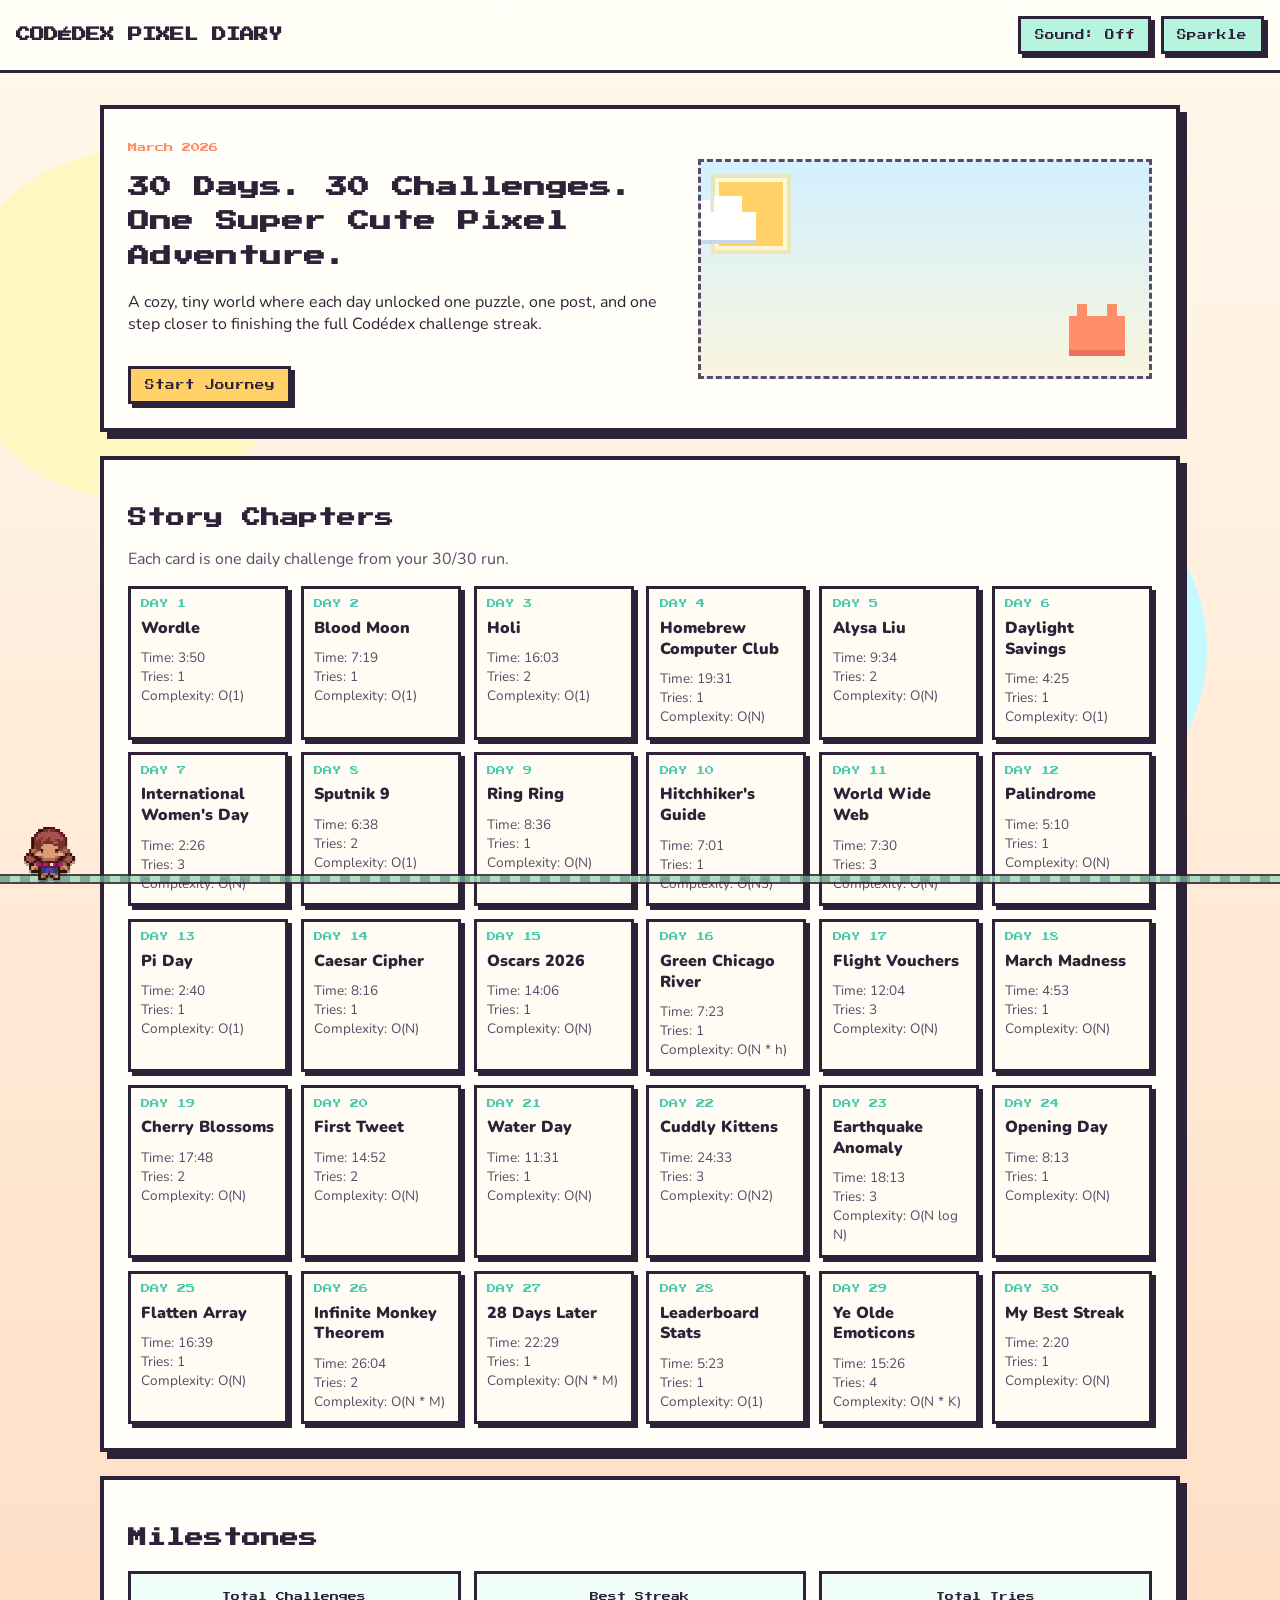
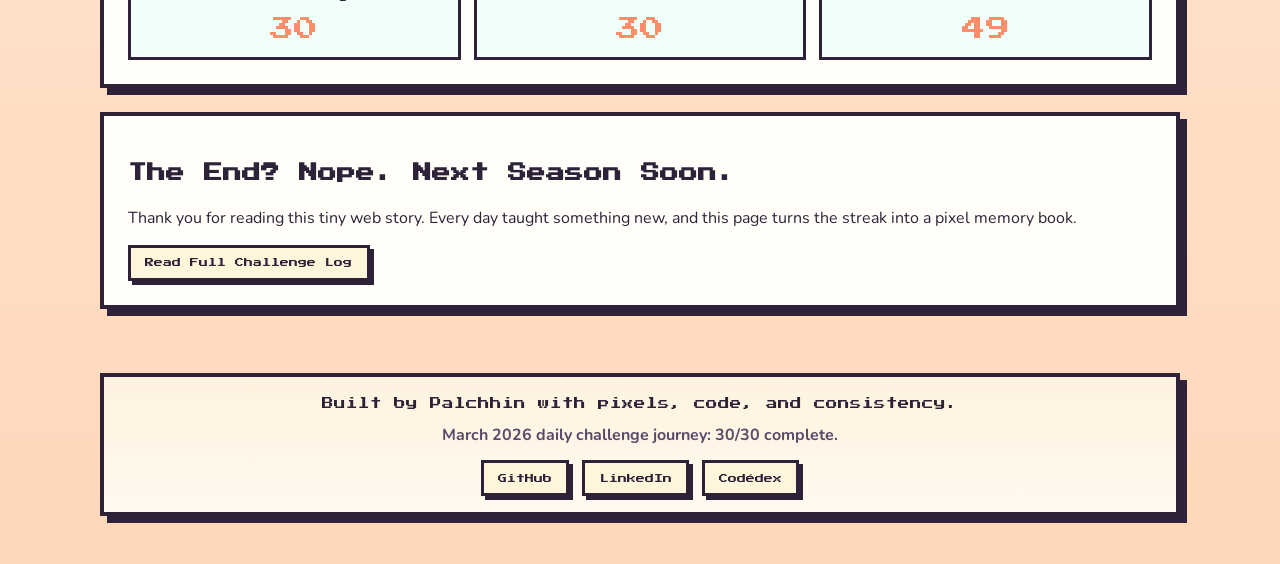
<file: demo/index.html>
<!DOCTYPE html>
<html lang="en">
<head>
  <meta charset="UTF-8" />
  <meta name="viewport" content="width=device-width, initial-scale=1.0" />
  <title>Palchhin's Pixel Challenge Journey</title>
  <link rel="preconnect" href="https://fonts.googleapis.com" />
  <link rel="preconnect" href="https://fonts.gstatic.com" crossorigin />
  <link href="https://fonts.googleapis.com/css2?family=Press+Start+2P&family=Nunito:wght@500;700;900&display=swap" rel="stylesheet" />
  <link rel="stylesheet" href="style.css" />
</head>
<body>
  <div class="sky-overlay" aria-hidden="true"></div>

  <header class="topbar">
    <div class="logo-wrap">
      <h1 class="logo">CODÉDEX PIXEL DIARY</h1>
    </div>
    <div class="actions">
      <button id="musicToggle" class="pixel-btn" aria-pressed="false">Sound: Off</button>
      <button id="sparkleBtn" class="pixel-btn">Sparkle</button>
    </div>
  </header>

  <main>
    <section class="hero panel reveal">
      <div class="hero-copy">
        <p class="tiny">March 2026</p>
        <h2>30 Days. 30 Challenges. One Super Cute Pixel Adventure.</h2>
        <p>
          A cozy, tiny world where each day unlocked one puzzle, one post, and one step closer to finishing the full Codédex challenge streak.
        </p>
        <button id="startJourney" class="pixel-btn big">Start Journey</button>
      </div>
      <div class="hero-art" aria-hidden="true">
        <div class="sun"></div>
        <div class="cloud c1"></div>
        <div class="cloud c2"></div>
        <div class="cat"></div>
      </div>
    </section>

    <section id="timeline" class="panel reveal">
      <h3>Story Chapters</h3>
      <p class="section-copy">Each card is one daily challenge from your 30/30 run.</p>
      <div id="dayGrid" class="day-grid"></div>
    </section>

    <div class="scroll-walker" aria-hidden="true">
      <div id="walkerTrack" class="walker-track">
        <img id="walkerSprite" class="walker-gif" src="gif/character.gif" alt="" />
      </div>
    </div>

    <section class="panel milestones reveal">
      <h3>Milestones</h3>
      <div class="milestone-grid">
        <article class="mile">
          <p class="label">Total Challenges</p>
          <p class="value" data-counter="30">0</p>
        </article>
        <article class="mile">
          <p class="label">Best Streak</p>
          <p class="value" data-counter="30">0</p>
        </article>
        <article class="mile">
          <p class="label">Total Tries</p>
          <p class="value" data-counter="50">0</p>
        </article>
      </div>
    </section>

    <section class="panel finale reveal">
      <h3>The End? Nope. Next Season Soon.</h3>
      <p>
        Thank you for reading this tiny web story. Every day taught something new, and this page turns the streak into a pixel memory book.
      </p>
      <div class="links">
        <a class="pixel-link" href="https://github.com/palchhinparihar/codedex-daily-challenge/blob/main/README.md" target="_blank" rel="noreferrer">Read Full Challenge Log</a>
      </div>
    </section>
  </main>

  <footer class="site-footer reveal">
    <p class="footer-title">Built by Palchhin with pixels, code, and consistency.</p>
    <p class="footer-copy">March 2026 daily challenge journey: 30/30 complete.</p>
    <div class="footer-links">
      <a class="pixel-link" href="https://github.com/palchhinparihar/codedex-daily-challenge" target="_blank" rel="noreferrer">GitHub</a>
      <a class="pixel-link" href="https://www.linkedin.com/in/palchhinparihar" target="_blank" rel="noreferrer">LinkedIn</a>
      <a class="pixel-link" href="https://www.codedex.io/@palchhin" target="_blank" rel="noreferrer">Codédex</a>
    </div>
  </footer>

  <div id="dayModal" class="day-modal" aria-hidden="true" role="dialog" aria-modal="true" aria-labelledby="modalTitle">
    <div class="day-modal__panel">
      <button id="closeModal" class="pixel-btn day-modal__close" aria-label="Close day details">Close</button>
      <p id="modalDay" class="tiny"></p>
      <h4 id="modalTitle"></h4>
      <p id="modalNote" class="modal-note"></p>

      <div id="modalLinks" class="modal-links"></div>

      <section class="modal-block">
        <h5>Code</h5>
        <pre class="code-view"><code id="modalCode"></code></pre>
      </section>

      <section class="modal-block">
        <h5>Explanation</h5>
        <p id="modalExplanation" class="modal-explanation"></p>
      </section>
    </div>
  </div>

  <div id="journeyIntro" class="journey-intro" aria-hidden="true" role="dialog" aria-modal="true" aria-labelledby="journeyTitle">
    <div class="journey-intro__panel">
      <p class="tiny">Adventure Loading</p>
      <h4 id="journeyTitle">Your Pixel Story Is Starting...</h4>
      <img class="journey-intro__gif" src="gif/character.gif" alt="" />
      <p class="journey-intro__caption">Packing sparkles, confidence, and daily challenge energy.</p>
      <div class="journey-intro__bar" aria-hidden="true">
        <span class="journey-intro__fill"></span>
      </div>
    </div>
  </div>

  <div id="toast" class="toast" role="status" aria-live="polite"></div>

  <script src="script.js"></script>
</body>
</html>
</file>
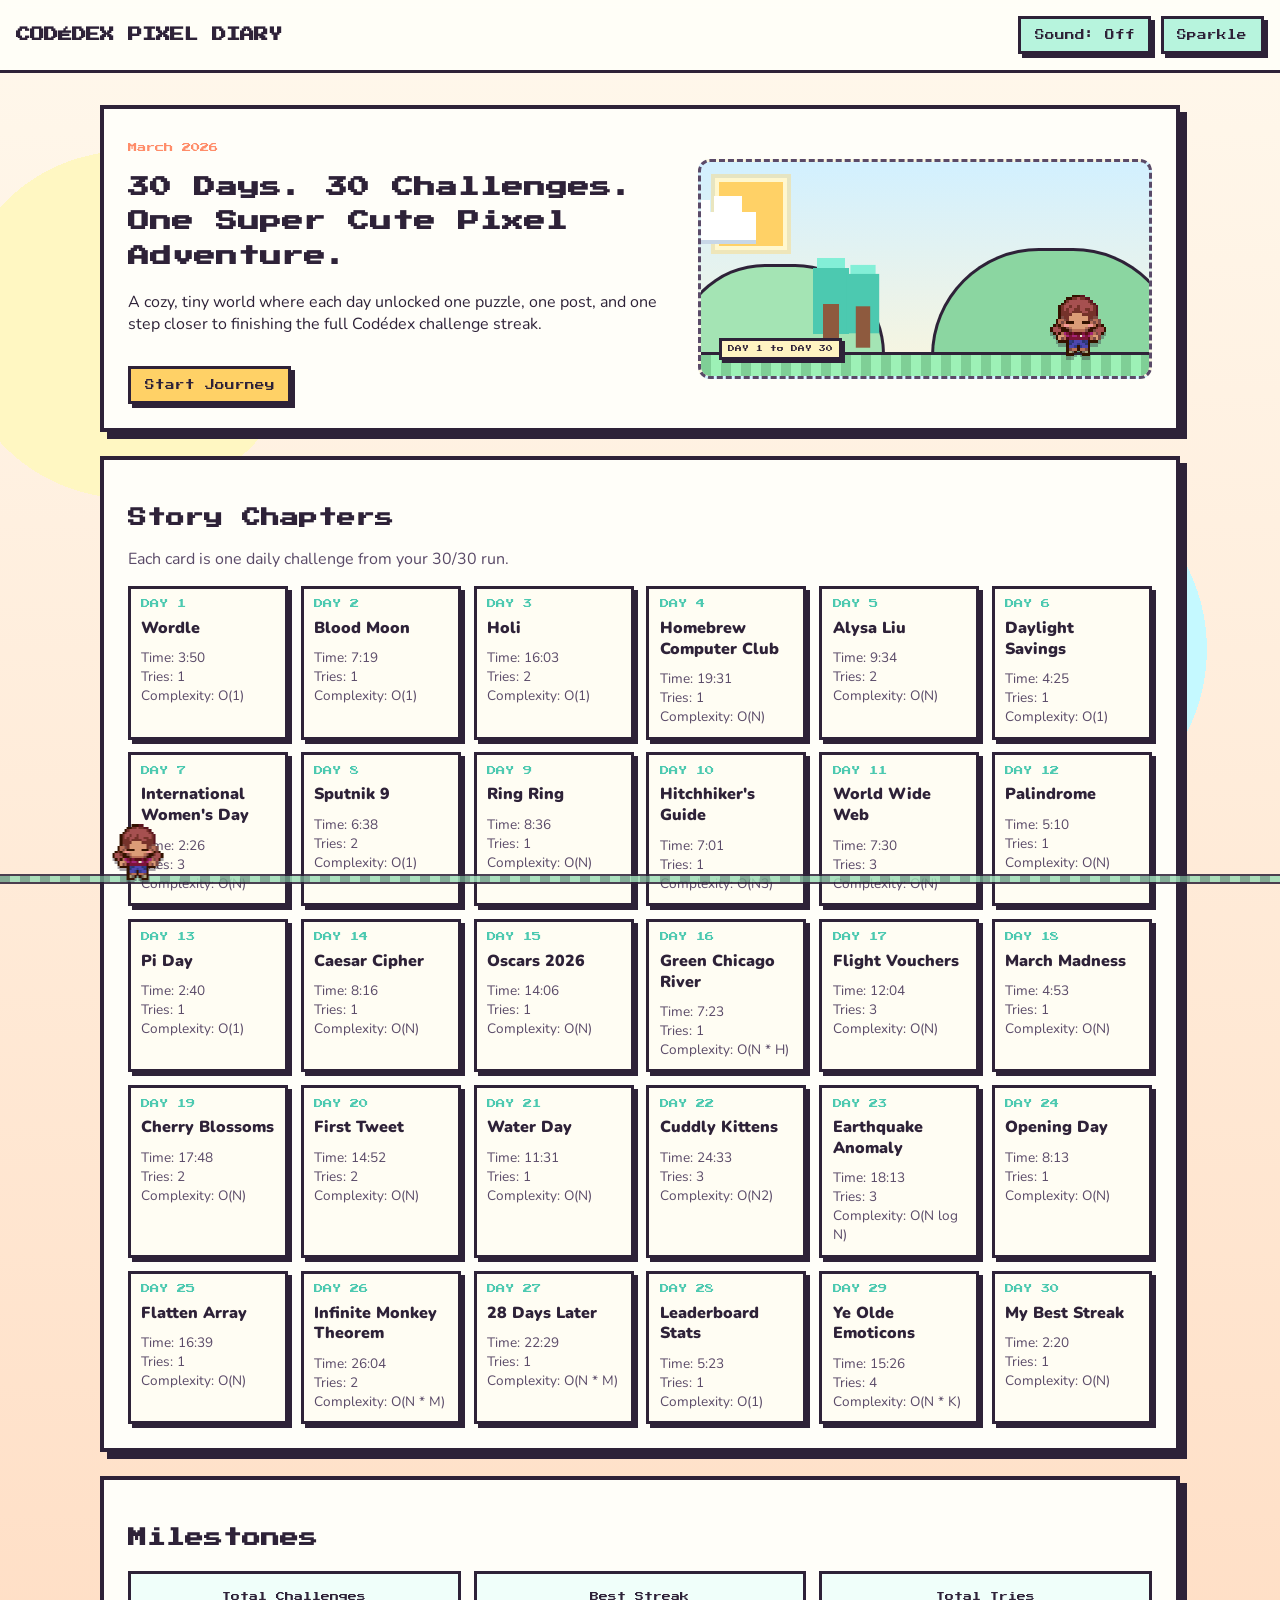
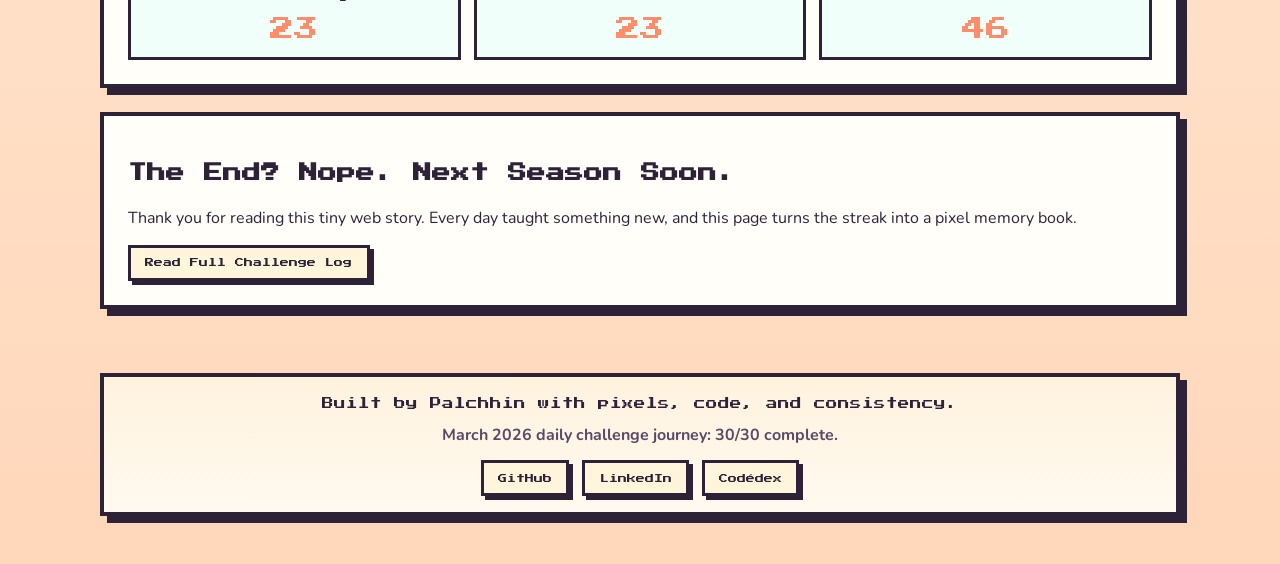
<file: journey-website/index.html>
<!DOCTYPE html>
<html lang="en">
<head>
  <meta charset="UTF-8" />
  <meta name="viewport" content="width=device-width, initial-scale=1.0" />
  <title>Palchhin's Pixel Challenge Journey</title>
  <link rel="preconnect" href="https://fonts.googleapis.com" />
  <link rel="preconnect" href="https://fonts.gstatic.com" crossorigin />
  <link href="https://fonts.googleapis.com/css2?family=Press+Start+2P&family=Nunito:wght@500;700;900&display=swap" rel="stylesheet" />
  <link rel="stylesheet" href="style.css" />
</head>
<body>
  <div class="sky-overlay" aria-hidden="true"></div>

  <header class="topbar">
    <div class="logo-wrap">
      <h1 class="logo">CODÉDEX PIXEL DIARY</h1>
    </div>
    <div class="actions">
      <button id="musicToggle" class="pixel-btn" aria-pressed="false">Sound: Off</button>
      <button id="sparkleBtn" class="pixel-btn">Sparkle</button>
    </div>
  </header>

  <main>
    <section class="hero panel reveal">
      <div class="hero-copy">
        <p class="tiny">March 2026</p>
        <h2>30 Days. 30 Challenges. One Super Cute Pixel Adventure.</h2>
        <p>
          A cozy, tiny world where each day unlocked one puzzle, one post, and one step closer to finishing the full Codédex challenge streak.
        </p>
        <button id="startJourney" class="pixel-btn big">Start Journey</button>
      </div>
      <div class="hero-art" aria-hidden="true">
        <div class="sun"></div>
        <div class="cloud c1"></div>
        <div class="cloud c2"></div>
        <div class="hill hill-back"></div>
        <div class="hill hill-front"></div>
        <div class="pixel-tree t1"></div>
        <div class="pixel-tree t2"></div>
        <div class="hero-sign">DAY 1 to DAY 30</div>
        <img class="hero-pet" src="assets/gif/character.gif" alt="" />
        <div class="grass"></div>
      </div>
    </section>

    <section id="timeline" class="panel reveal">
      <h3>Story Chapters</h3>
      <p class="section-copy">Each card is one daily challenge from your 30/30 run.</p>
      <div id="dayGrid" class="day-grid"></div>
    </section>

    <div class="scroll-walker" aria-hidden="true">
      <div id="walkerTrack" class="walker-track">
        <img id="walkerSprite" class="walker-gif" src="assets/gif/character.gif" alt="" />
      </div>
    </div>

    <section class="panel milestones reveal">
      <h3>Milestones</h3>
      <div class="milestone-grid">
        <article class="mile">
          <p class="label">Total Challenges</p>
          <p class="value" data-counter="30">0</p>
        </article>
        <article class="mile">
          <p class="label">Best Streak</p>
          <p class="value" data-counter="30">0</p>
        </article>
        <article class="mile">
          <p class="label">Total Tries</p>
          <p class="value" data-counter="50">0</p>
        </article>
      </div>
    </section>

    <section class="panel finale reveal">
      <h3>The End? Nope. Next Season Soon.</h3>
      <p>
        Thank you for reading this tiny web story. Every day taught something new, and this page turns the streak into a pixel memory book.
      </p>
      <div class="links">
        <a class="pixel-link" href="https://github.com/palchhinparihar/codedex-daily-challenge/blob/main/README.md" target="_blank" rel="noreferrer">Read Full Challenge Log</a>
      </div>
    </section>
  </main>

  <footer class="site-footer reveal">
    <p class="footer-title">Built by Palchhin with pixels, code, and consistency.</p>
    <p class="footer-copy">March 2026 daily challenge journey: 30/30 complete.</p>
    <div class="footer-links">
      <a class="pixel-link" href="https://github.com/palchhinparihar/codedex-daily-challenge" target="_blank" rel="noreferrer">GitHub</a>
      <a class="pixel-link" href="https://www.linkedin.com/in/palchhinparihar" target="_blank" rel="noreferrer">LinkedIn</a>
      <a class="pixel-link" href="https://www.codedex.io/@palchhin" target="_blank" rel="noreferrer">Codédex</a>
    </div>
  </footer>

  <div id="dayModal" class="day-modal" aria-hidden="true" role="dialog" aria-modal="true" aria-labelledby="modalTitle">
    <div class="day-modal__panel">
      <button id="closeModal" class="pixel-btn day-modal__close" aria-label="Close day details">Close</button>
      <p id="modalDay" class="tiny"></p>
      <h4 id="modalTitle"></h4>
      <p id="modalNote" class="modal-note"></p>

      <div id="modalLinks" class="modal-links"></div>

      <section class="modal-block code-section">
        <h5>Code</h5>
        <pre class="code-view"><code id="modalCode"></code></pre>
      </section>

      <section class="modal-block explanation-section">
        <h5>Explanation</h5>
        <div class="explanation-content">
          <div class="explanation-part">
            <h6>Approach</h6>
            <p id="modalApproach" class="explanation-text"></p>
          </div>
          <div class="explanation-part">
            <h6>Complexity</h6>
            <p id="modalComplexity" class="explanation-text"></p>
          </div>
        </div>
      </section>
    </div>
  </div>

  <div id="journeyIntro" class="journey-intro" aria-hidden="true" role="dialog" aria-modal="true" aria-labelledby="journeyTitle">
    <div class="journey-intro__panel">
      <p class="tiny">Adventure Loading</p>
      <h4 id="journeyTitle">Your Pixel Story Is Starting...</h4>
      <img class="journey-intro__gif" src="assets/gif/character.gif" alt="" />
      <p class="journey-intro__caption">Packing sparkles, confidence, and daily challenge energy.</p>
      <div class="journey-intro__bar" aria-hidden="true">
        <span class="journey-intro__fill"></span>
      </div>
    </div>
  </div>

  <div id="toast" class="toast" role="status" aria-live="polite"></div>

  <script src="code-explanations.js"></script>
  <script src="script.js"></script>
</body>
</html>
</file>
<file: demo/style.css>
:root {
  --bg-cream: #fff8ec;
  --bg-peach: #ffd7ba;
  --bg-mint: #b7f4dd;
  --ink: #2e2238;
  --ink-soft: #5a4a68;
  --accent-coral: #ff8d6a;
  --accent-teal: #4cc9b0;
  --accent-yellow: #ffd166;
  --panel: #fffef9;
  --pixel-shadow: 4px 4px 0 #2e2238;
}

* {
  box-sizing: border-box;
}

body {
  margin: 0;
  font-family: "Nunito", sans-serif;
  color: var(--ink);
  background:
    radial-gradient(circle at 10% 15%, #fff7c2 0 8%, transparent 8%),
    radial-gradient(circle at 80% 30%, #c5f9ff 0 10%, transparent 10%),
    linear-gradient(180deg, var(--bg-cream), var(--bg-peach));
  min-height: 100vh;
  overflow-x: hidden;
}

.sky-overlay {
  position: fixed;
  inset: 0;
  pointer-events: none;
  background-image: linear-gradient(transparent 95%, rgba(46, 34, 56, 0.09) 95%);
  background-size: 100% 6px;
  opacity: 0.2;
}

.topbar {
  position: sticky;
  top: 0;
  z-index: 10;
  padding: 1rem;
  display: flex;
  gap: 1rem;
  justify-content: space-between;
  align-items: center;
  background: rgba(255, 254, 249, 0.9);
  border-bottom: 3px solid var(--ink);
  backdrop-filter: blur(4px);
}

.logo-wrap {
  display: flex;
  align-items: center;
  gap: 0.65rem;
}

.header-mascot {
  width: 34px;
  height: 34px;
  image-rendering: pixelated;
  border: 2px solid var(--ink);
  background: #fff7e8;
  box-shadow: 2px 2px 0 #2e2238;
}

.logo {
  margin: 0;
  font-family: "Press Start 2P", cursive;
  font-size: clamp(0.6rem, 2.2vw, 0.9rem);
  line-height: 1.7;
}

.actions {
  display: flex;
  gap: 0.6rem;
  flex-wrap: wrap;
}

.pixel-btn {
  border: 3px solid var(--ink);
  background: var(--bg-mint);
  color: var(--ink);
  box-shadow: var(--pixel-shadow);
  font-family: "Press Start 2P", cursive;
  font-size: 0.6rem;
  padding: 0.7rem 0.85rem;
  cursor: pointer;
  transition: transform 120ms ease;
}

.pixel-btn:hover {
  transform: translate(-2px, -2px);
}

.pixel-btn:active {
  transform: translate(2px, 2px);
  box-shadow: 2px 2px 0 #2e2238;
}

.pixel-btn.big {
  margin-top: 0.9rem;
  background: var(--accent-yellow);
}

main {
  width: min(1080px, 92vw);
  margin: 2rem auto 4rem;
  display: grid;
  gap: 1.5rem;
}

.panel {
  border: 4px solid var(--ink);
  background: var(--panel);
  padding: clamp(1rem, 2vw, 1.5rem);
  box-shadow: 7px 7px 0 #2e2238;
}

.hero {
  display: grid;
  gap: 1rem;
  grid-template-columns: 1.1fr 0.9fr;
  align-items: center;
}

.tiny {
  font-family: "Press Start 2P", cursive;
  font-size: 0.58rem;
  color: var(--accent-coral);
}

.hero h2,
.panel h3 {
  font-family: "Press Start 2P", cursive;
  line-height: 1.6;
}

.hero h2 {
  font-size: clamp(1rem, 2.2vw, 1.35rem);
}

.hero-art {
  min-height: 220px;
  border: 3px dashed var(--ink-soft);
  position: relative;
  background: linear-gradient(180deg, #d2f0ff 0%, #f9f5de 100%);
  overflow: hidden;
}

.sun {
  width: 64px;
  height: 64px;
  background: var(--accent-yellow);
  position: absolute;
  top: 20px;
  left: 18px;
  box-shadow: 0 0 0 4px #fff7ce, 0 0 0 8px #ffd16666;
  animation: bob 2.4s ease-in-out infinite;
}

.cloud {
  position: absolute;
  width: 80px;
  height: 28px;
  background: #fff;
  box-shadow: 0 4px 0 #c8d7e7;
  animation: float 8s linear infinite;
}

.cloud::before,
.cloud::after {
  content: "";
  position: absolute;
  background: #fff;
}

.cloud::before {
  width: 20px;
  height: 20px;
  top: -12px;
  left: 14px;
}

.cloud::after {
  width: 28px;
  height: 28px;
  top: -16px;
  left: 38px;
}

.cloud.c1 {
  top: 50px;
  left: -25px;
}

.cloud.c2 {
  top: 94px;
  left: -100px;
  animation-delay: -4s;
}

.cat {
  position: absolute;
  width: 56px;
  height: 40px;
  background: var(--accent-coral);
  right: 24px;
  bottom: 20px;
  box-shadow: inset 0 -6px 0 #ef6f5c;
  animation: hop 1.2s ease-in-out infinite;
}

.cat::before,
.cat::after {
  content: "";
  position: absolute;
  top: -12px;
  width: 10px;
  height: 12px;
  background: var(--accent-coral);
}

.cat::before {
  left: 8px;
}

.cat::after {
  right: 8px;
}

.section-copy {
  margin-top: -0.2rem;
  color: var(--ink-soft);
}

.day-grid {
  display: grid;
  grid-template-columns: repeat(auto-fill, minmax(160px, 1fr));
  gap: 0.8rem;
}

.day-card {
  border: 3px solid var(--ink);
  background: #fffdf3;
  padding: 0.65rem;
  box-shadow: 4px 4px 0 #2e2238;
  transform: translateY(0);
  transition: transform 180ms ease;
  cursor: pointer;
}

.day-card:hover {
  transform: translateY(-5px) rotate(-0.8deg);
}

.day-card:focus-visible {
  outline: 3px solid var(--accent-coral);
  outline-offset: 2px;
}

.day {
  margin: 0;
  font-family: "Press Start 2P", cursive;
  font-size: 0.58rem;
  color: var(--accent-teal);
}

.title {
  margin: 0.6rem 0;
  font-weight: 900;
  line-height: 1.3;
}

.meta {
  margin: 0;
  font-size: 0.85rem;
  color: var(--ink-soft);
}

.milestone-grid {
  display: grid;
  gap: 0.8rem;
  grid-template-columns: repeat(auto-fit, minmax(180px, 1fr));
}

.mile {
  border: 3px solid var(--ink);
  background: #f0fffa;
  padding: 1rem;
  text-align: center;
}

.label {
  margin: 0;
  font-family: "Press Start 2P", cursive;
  font-size: 0.56rem;
  line-height: 1.5;
}

.value {
  margin: 0.8rem 0 0;
  font-family: "Press Start 2P", cursive;
  font-size: 1.5rem;
  color: var(--accent-coral);
}

.links {
  display: flex;
  gap: 0.8rem;
  flex-wrap: wrap;
}

.pixel-link {
  border: 3px solid var(--ink);
  color: var(--ink);
  text-decoration: none;
  padding: 0.65rem 0.9rem;
  font-family: "Press Start 2P", cursive;
  font-size: 0.56rem;
  background: #fff5da;
  box-shadow: var(--pixel-shadow);
}

.pixel-link:hover {
  background: #ffe3a1;
}

.scroll-walker {
  position: fixed;
  left: 0;
  right: 0;
  bottom: 12px;
  height: 44px;
  pointer-events: none;
  z-index: 15;
}

.scroll-walker::before {
  content: "";
  position: absolute;
  left: 0;
  right: 0;
  bottom: 4px;
  height: 6px;
  background: repeating-linear-gradient(90deg, #6f9f87 0 10px, #9edcb6 10px 20px);
  border-top: 2px solid var(--ink);
  border-bottom: 2px solid var(--ink);
  opacity: 0.86;
}

.walker-track {
  position: absolute;
  left: 0;
  bottom: 8px;
  width: 58px;
  height: 58px;
  transform: translate3d(0, 0, 0);
  will-change: transform;
}

.walker-gif {
  position: absolute;
  inset: 0;
  width: 58px;
  height: 58px;
  image-rendering: pixelated;
  filter: drop-shadow(0 3px 0 rgba(46, 34, 56, 0.4));
  transform: translateY(0);
  will-change: transform;
}

.walker-gif.walking {
  animation: walkerBounce 300ms ease-in-out infinite;
}

.day-modal {
  position: fixed;
  inset: 0;
  background: rgba(46, 34, 56, 0.56);
  display: grid;
  place-items: center;
  opacity: 0;
  pointer-events: none;
  transition: opacity 180ms ease;
  z-index: 30;
  padding: 1rem;
}

.day-modal.open {
  opacity: 1;
  pointer-events: auto;
}

.journey-intro {
  position: fixed;
  inset: 0;
  background: rgba(46, 34, 56, 0.58);
  display: grid;
  place-items: center;
  padding: 1rem;
  opacity: 0;
  pointer-events: none;
  transition: opacity 180ms ease;
  z-index: 35;
}

.journey-intro.open {
  opacity: 1;
  pointer-events: auto;
}

.journey-intro__panel {
  width: min(560px, 100%);
  border: 4px solid var(--ink);
  background: linear-gradient(180deg, #fff7e6, #fffdf6);
  box-shadow: 8px 8px 0 #2e2238;
  text-align: center;
  padding: 1rem;
  transform: scale(0.95);
  animation: introPop 280ms ease forwards;
}

.journey-intro__panel h4 {
  margin: 0.35rem 0 0.8rem;
  font-family: "Press Start 2P", cursive;
  font-size: clamp(0.75rem, 2.2vw, 0.98rem);
  line-height: 1.7;
}

.journey-intro__gif {
  width: 92px;
  height: 92px;
  image-rendering: pixelated;
  filter: drop-shadow(0 4px 0 rgba(46, 34, 56, 0.35));
  animation: introHop 540ms ease-in-out infinite;
}

.journey-intro__caption {
  margin: 0.65rem 0 0.75rem;
  color: var(--ink-soft);
  font-weight: 700;
}

.journey-intro__bar {
  width: min(380px, 92%);
  margin: 0 auto;
  height: 16px;
  border: 3px solid var(--ink);
  background: #f8efd2;
  overflow: hidden;
}

.journey-intro__fill {
  display: block;
  height: 100%;
  width: 0;
  background: repeating-linear-gradient(90deg, #ffd166 0 14px, #4cc9b0 14px 28px);
}

.journey-intro.open .journey-intro__fill {
  animation: introFill 1100ms ease forwards;
}

.landing-highlight {
  animation: landingPulse 850ms ease;
}

.day-modal__panel {
  width: min(880px, 100%);
  max-height: 88vh;
  overflow: auto;
  border: 4px solid var(--ink);
  background: #fffef9;
  box-shadow: 8px 8px 0 #2e2238;
  padding: 1rem;
  position: relative;
}

.day-modal__close {
  position: sticky;
  top: 0;
  margin-left: auto;
  display: block;
  z-index: 1;
}

#modalTitle {
  margin: 0.4rem 0 0.8rem;
  font-family: "Press Start 2P", cursive;
  line-height: 1.6;
  font-size: clamp(0.88rem, 2vw, 1.15rem);
}

.modal-note {
  margin: 0.35rem 0 0.7rem;
  color: var(--ink-soft);
  font-weight: 700;
}

.modal-links {
  display: flex;
  gap: 0.6rem;
  flex-wrap: wrap;
  margin-bottom: 0.9rem;
}

.modal-block h5 {
  margin: 0.7rem 0 0.5rem;
  font-family: "Press Start 2P", cursive;
  font-size: 0.64rem;
}

.code-view {
  margin: 0;
  border: 3px solid var(--ink);
  background: #171621;
  color: #f4f3ff;
  padding: 0.9rem;
  white-space: pre;
  overflow: auto;
  font-family: "Courier New", monospace;
  font-size: 0.8rem;
  line-height: 1.45;
}

.modal-explanation {
  margin-top: 0;
  color: #463c53;
  font-weight: 700;
  white-space: pre-line;
}

.toast {
  position: fixed;
  left: 50%;
  bottom: 20px;
  transform: translateX(-50%);
  border: 3px solid var(--ink);
  background: #fff;
  padding: 0.55rem 0.85rem;
  font-family: "Press Start 2P", cursive;
  font-size: 0.56rem;
  box-shadow: var(--pixel-shadow);
  opacity: 0;
  pointer-events: none;
  transition: opacity 180ms ease;
}

.toast.show {
  opacity: 1;
}

.site-footer {
  width: min(1080px, 92vw);
  margin: 0 auto 3rem;
  border: 4px solid var(--ink);
  background: linear-gradient(180deg, #fff3df, #fff9ef);
  box-shadow: 7px 7px 0 #2e2238;
  padding: 1rem 1.2rem;
  text-align: center;
}

.footer-title {
  margin: 0;
  font-family: "Press Start 2P", cursive;
  font-size: clamp(0.56rem, 1.6vw, 0.72rem);
  line-height: 1.8;
}

.footer-copy {
  margin: 0.65rem 0 0.9rem;
  color: var(--ink-soft);
  font-weight: 700;
}

.footer-links {
  display: flex;
  justify-content: center;
  gap: 0.8rem;
  flex-wrap: wrap;
}

.reveal {
  opacity: 0;
  transform: translateY(20px);
  transition: opacity 500ms ease, transform 500ms ease;
}

.reveal.visible {
  opacity: 1;
  transform: none;
}

.sparkle {
  position: fixed;
  width: 10px;
  height: 10px;
  pointer-events: none;
  background: var(--accent-yellow);
  box-shadow: 0 0 0 3px #fff4b8;
  image-rendering: pixelated;
  animation: blink 900ms ease-out forwards;
  z-index: 20;
}

@keyframes float {
  from {
    transform: translateX(-20%);
  }
  to {
    transform: translateX(220%);
  }
}

@keyframes hop {
  0%,
  100% {
    transform: translateY(0);
  }
  50% {
    transform: translateY(-9px);
  }
}

@keyframes bob {
  0%,
  100% {
    transform: translateY(0);
  }
  50% {
    transform: translateY(-5px);
  }
}

@keyframes blink {
  0% {
    opacity: 0.95;
    transform: scale(1);
  }
  100% {
    opacity: 0;
    transform: scale(3);
  }
}

@keyframes walkerBounce {
  0%,
  100% {
    transform: translateY(0);
  }
  50% {
    transform: translateY(-2px);
  }
}

@keyframes introPop {
  to {
    transform: scale(1);
  }
}

@keyframes introHop {
  0%,
  100% {
    transform: translateY(0);
  }
  50% {
    transform: translateY(-6px);
  }
}

@keyframes introFill {
  from {
    width: 0;
  }
  to {
    width: 100%;
  }
}

@keyframes landingPulse {
  0% {
    box-shadow: 7px 7px 0 #2e2238, 0 0 0 0 rgba(255, 141, 106, 0.45);
  }
  100% {
    box-shadow: 7px 7px 0 #2e2238, 0 0 0 16px rgba(255, 141, 106, 0);
  }
}

@media (max-width: 780px) {
  .hero {
    grid-template-columns: 1fr;
  }

  .hero-art {
    min-height: 190px;
  }

  .pixel-btn,
  .pixel-link {
    font-size: 0.52rem;
  }

  .scroll-walker {
    bottom: 8px;
  }

  .day-modal__panel {
    max-height: 92vh;
  }
}

@media (prefers-reduced-motion: reduce) {
  *,
  *::before,
  *::after {
    animation: none !important;
    transition-duration: 1ms !important;
  }
}
</file>
<file: journey-website/style.css>
:root {
  --bg-cream: #fff8ec;
  --bg-peach: #ffd7ba;
  --bg-mint: #b7f4dd;
  --ink: #2e2238;
  --ink-soft: #5a4a68;
  --accent-coral: #ff8d6a;
  --accent-teal: #4cc9b0;
  --accent-yellow: #ffd166;
  --panel: #fffef9;
  --pixel-shadow: 4px 4px 0 #2e2238;
}

* {
  box-sizing: border-box;
}

body {
  margin: 0;
  font-family: "Nunito", sans-serif;
  color: var(--ink);
  background:
    radial-gradient(circle at 10% 15%, #fff7c2 0 8%, transparent 8%),
    radial-gradient(circle at 80% 30%, #c5f9ff 0 10%, transparent 10%),
    linear-gradient(180deg, var(--bg-cream), var(--bg-peach));
  min-height: 100vh;
  overflow-x: hidden;
}

.sky-overlay {
  position: fixed;
  inset: 0;
  pointer-events: none;
  background-image: linear-gradient(transparent 95%, rgba(46, 34, 56, 0.09) 95%);
  background-size: 100% 6px;
  opacity: 0.2;
}

.topbar {
  position: sticky;
  top: 0;
  z-index: 10;
  padding: 1rem;
  display: flex;
  gap: 1rem;
  justify-content: space-between;
  align-items: center;
  background: rgba(255, 254, 249, 0.9);
  border-bottom: 3px solid var(--ink);
  backdrop-filter: blur(4px);
}

.logo-wrap {
  display: flex;
  align-items: center;
  gap: 0.65rem;
}

.header-mascot {
  width: 34px;
  height: 34px;
  image-rendering: pixelated;
  border: 2px solid var(--ink);
  background: #fff7e8;
  box-shadow: 2px 2px 0 #2e2238;
}

.logo {
  margin: 0;
  font-family: "Press Start 2P", cursive;
  font-size: clamp(0.6rem, 2.2vw, 0.9rem);
  line-height: 1.7;
}

.actions {
  display: flex;
  gap: 0.6rem;
  flex-wrap: wrap;
}

.pixel-btn {
  border: 3px solid var(--ink);
  background: var(--bg-mint);
  color: var(--ink);
  box-shadow: var(--pixel-shadow);
  font-family: "Press Start 2P", cursive;
  font-size: 0.6rem;
  padding: 0.7rem 0.85rem;
  cursor: pointer;
  transition: transform 120ms ease;
}

.pixel-btn:hover {
  transform: translate(-2px, -2px);
}

.pixel-btn:active {
  transform: translate(2px, 2px);
  box-shadow: 2px 2px 0 #2e2238;
}

.pixel-btn.big {
  margin-top: 0.9rem;
  background: var(--accent-yellow);
}

main {
  width: min(1080px, 92vw);
  margin: 2rem auto 4rem;
  display: grid;
  gap: 1.5rem;
}

.panel {
  border: 4px solid var(--ink);
  background: var(--panel);
  padding: clamp(1rem, 2vw, 1.5rem);
  box-shadow: 7px 7px 0 #2e2238;
}

.modal-block {
  margin-top: 1.2rem;
  padding-top: 1rem;
  border-top: 2px solid var(--accent-yellow);
}

.modal-block h5 {
  font-family: "Press Start 2P", cursive;
  font-size: 0.65rem;
  margin: 0 0 0.6rem 0;
  color: var(--accent-coral);
}

.code-view {
  background: #1e1e1e;
  color: #d4d4d4;
  padding: 1rem;
  border-radius: 6px;
  overflow-x: auto;
  font-family: "Courier New", monospace;
  font-size: 0.75rem;
  line-height: 1.5;
  border: 2px solid var(--ink-soft);
}

.code-view code {
  color: #d4d4d4;
}

.modal-text {
  font-size: 0.9rem;
  line-height: 1.6;
  color: var(--ink);
  margin: 0;
}

.code-section {
  margin-top: 1.2rem;
  padding-top: 1rem;
  border-top: 2px solid var(--accent-yellow);
}

.code-section h5 {
  font-family: "Press Start 2P", cursive;
  font-size: 0.65rem;
  margin: 0 0 0.6rem 0;
  color: var(--accent-coral);
}

.explanation-section {
  margin-top: 1.2rem;
  padding-top: 1rem;
  border-top: 2px solid var(--accent-yellow);
}

.explanation-section h5 {
  font-family: "Press Start 2P", cursive;
  font-size: 0.65rem;
  margin: 0 0 0.8rem 0;
  color: var(--accent-coral);
}

.explanation-content {
  display: flex;
  flex-direction: column;
  gap: 1rem;
}

.explanation-part {
  padding: 0.8rem;
  background: #f9f5f0;
  border-left: 3px solid var(--accent-teal);
  border-radius: 4px;
}

.explanation-part h6 {
  margin: 0 0 0.5rem 0;
  font-family: "Courier New", monospace;
  font-size: 0.75rem;
  font-weight: 700;
  color: var(--accent-coral);
  text-transform: uppercase;
  letter-spacing: 1px;
}

.explanation-text {
  margin: 0;
  font-family: "Courier New", monospace;
  font-size: 0.8rem;
  line-height: 1.6;
  color: var(--ink);
  word-break: break-word;
}

.hero {
  display: grid;
  gap: 1rem;
  grid-template-columns: 1.1fr 0.9fr;
  align-items: center;
}

.tiny {
  font-family: "Press Start 2P", cursive;
  font-size: 0.58rem;
  color: var(--accent-coral);
}

.hero h2,
.panel h3 {
  font-family: "Press Start 2P", cursive;
  line-height: 1.6;
}

.hero h2 {
  font-size: clamp(1rem, 2.2vw, 1.35rem);
}

.hero-art {
  min-height: 220px;
  border: 3px dashed var(--ink-soft);
  border-radius: 12px;
  position: relative;
  background: linear-gradient(180deg, #d2f0ff 0%, #f9f5de 100%);
  overflow: hidden;
}

.sun {
  width: 64px;
  height: 64px;
  background: var(--accent-yellow);
  position: absolute;
  top: 20px;
  left: 18px;
  box-shadow: 0 0 0 4px #fff7ce, 0 0 0 8px #ffd16666;
  animation: bob 2.4s ease-in-out infinite;
}

.cloud {
  position: absolute;
  width: 80px;
  height: 28px;
  background: #fff;
  box-shadow: 0 4px 0 #c8d7e7;
  animation: float 8s linear infinite;
}

.cloud::before,
.cloud::after {
  content: "";
  position: absolute;
  background: #fff;
}

.cloud::before {
  width: 20px;
  height: 20px;
  top: -12px;
  left: 14px;
}

.cloud::after {
  width: 28px;
  height: 28px;
  top: -16px;
  left: 38px;
}

.cloud.c1 {
  top: 50px;
  left: -25px;
}

.cloud.c2 {
  top: 94px;
  left: -100px;
  animation-delay: -4s;
}

.cat {
  position: absolute;
  width: 56px;
  height: 40px;
  background: var(--accent-coral);
  right: 24px;
  bottom: 20px;
  box-shadow: inset 0 -6px 0 #ef6f5c;
  animation: hop 1.2s ease-in-out infinite;
}

.cat::before,
.cat::after {
  content: "";
  position: absolute;
  top: -12px;
  width: 10px;
  height: 12px;
  background: var(--accent-coral);
}

.cat::before {
  left: 8px;
}

.cat::after {
  right: 8px;
}

.hill {
  position: absolute;
  border: 3px solid var(--ink);
  border-bottom: none;
  border-radius: 120px 120px 0 0;
}

.hill-back {
  width: 210px;
  height: 90px;
  left: -26px;
  bottom: 22px;
  background: #a4e4b4;
}

.hill-front {
  width: 250px;
  height: 108px;
  right: -32px;
  bottom: 20px;
  background: #8bd6a1;
}

.pixel-tree {
  position: absolute;
  width: 16px;
  height: 46px;
  bottom: 26px;
  background: #8e5a3e;
  box-shadow: 0 -26px 0 10px #4cc9b0, 0 -40px 0 6px #83efd7;
}

.pixel-tree.t1 {
  left: 122px;
}

.pixel-tree.t2 {
  left: 154px;
  transform: scale(0.9);
}

.hero-sign {
  position: absolute;
  left: 18px;
  bottom: 16px;
  border: 3px solid var(--ink);
  background: #fff4c2;
  padding: 0.2rem 0.35rem;
  font-family: "Press Start 2P", cursive;
  font-size: 0.42rem;
  line-height: 1.4;
  box-shadow: 3px 3px 0 #2e2238;
  z-index: 2;
}

.hero-pet {
  position: absolute;
  right: 40px;
  bottom: 20px;
  width: 64px;
  height: 64px;
  image-rendering: pixelated;
  filter: drop-shadow(0 4px 0 rgba(46, 34, 56, 0.35));
  animation: heroPetHop 1.3s ease-in-out infinite;
  z-index: 3;
}

.grass {
  position: absolute;
  left: 0;
  right: 0;
  bottom: 0;
  height: 24px;
  background: repeating-linear-gradient(90deg, #7fcf96 0 10px, #9df1b6 10px 20px);
  border-top: 3px solid var(--ink);
}

.section-copy {
  margin-top: -0.2rem;
  color: var(--ink-soft);
}

.day-grid {
  display: grid;
  grid-template-columns: repeat(auto-fill, minmax(160px, 1fr));
  gap: 0.8rem;
}

.day-card {
  border: 3px solid var(--ink);
  background: #fffdf3;
  padding: 0.65rem;
  box-shadow: 4px 4px 0 #2e2238;
  transform: translateY(0);
  transition: transform 180ms ease;
  cursor: pointer;
}

.day-card:hover {
  transform: translateY(-5px) rotate(-0.8deg);
}

.day-card:focus-visible {
  outline: 3px solid var(--accent-coral);
  outline-offset: 2px;
}

.day {
  margin: 0;
  font-family: "Press Start 2P", cursive;
  font-size: 0.58rem;
  color: var(--accent-teal);
}

.title {
  margin: 0.6rem 0;
  font-weight: 900;
  line-height: 1.3;
}

.meta {
  margin: 0;
  font-size: 0.85rem;
  color: var(--ink-soft);
}

.milestone-grid {
  display: grid;
  gap: 0.8rem;
  grid-template-columns: repeat(auto-fit, minmax(180px, 1fr));
}

.mile {
  border: 3px solid var(--ink);
  background: #f0fffa;
  padding: 1rem;
  text-align: center;
}

.label {
  margin: 0;
  font-family: "Press Start 2P", cursive;
  font-size: 0.56rem;
  line-height: 1.5;
}

.value {
  margin: 0.8rem 0 0;
  font-family: "Press Start 2P", cursive;
  font-size: 1.5rem;
  color: var(--accent-coral);
}

.links {
  display: flex;
  gap: 0.8rem;
  flex-wrap: wrap;
}

.pixel-link {
  border: 3px solid var(--ink);
  color: var(--ink);
  text-decoration: none;
  padding: 0.65rem 0.9rem;
  font-family: "Press Start 2P", cursive;
  font-size: 0.56rem;
  background: #fff5da;
  box-shadow: var(--pixel-shadow);
}

.pixel-link:hover {
  background: #ffe3a1;
}

.scroll-walker {
  position: fixed;
  left: 0;
  right: 0;
  bottom: 12px;
  height: 44px;
  pointer-events: none;
  z-index: 15;
}

.scroll-walker::before {
  content: "";
  position: absolute;
  left: 0;
  right: 0;
  bottom: 4px;
  height: 6px;
  background: repeating-linear-gradient(90deg, #6f9f87 0 10px, #9edcb6 10px 20px);
  border-top: 2px solid var(--ink);
  border-bottom: 2px solid var(--ink);
  opacity: 0.86;
}

.walker-track {
  position: absolute;
  left: 0;
  bottom: 8px;
  width: 58px;
  height: 58px;
  transform: translate3d(0, 0, 0);
  will-change: transform;
}

.walker-gif {
  position: absolute;
  inset: 0;
  width: 58px;
  height: 58px;
  image-rendering: pixelated;
  filter: drop-shadow(0 3px 0 rgba(46, 34, 56, 0.4));
  transform: translateY(0);
  will-change: transform;
}

.walker-gif.walking {
  animation: walkerBounce 300ms ease-in-out infinite;
}

.day-modal {
  position: fixed;
  inset: 0;
  background: rgba(46, 34, 56, 0.56);
  display: grid;
  place-items: center;
  opacity: 0;
  pointer-events: none;
  transition: opacity 180ms ease;
  z-index: 30;
  padding: 1rem;
}

.day-modal.open {
  opacity: 1;
  pointer-events: auto;
}

.journey-intro {
  position: fixed;
  inset: 0;
  background: rgba(46, 34, 56, 0.58);
  display: grid;
  place-items: center;
  padding: 1rem;
  opacity: 0;
  pointer-events: none;
  transition: opacity 180ms ease;
  z-index: 35;
}

.journey-intro.open {
  opacity: 1;
  pointer-events: auto;
}

.journey-intro__panel {
  width: min(560px, 100%);
  border: 4px solid var(--ink);
  background: linear-gradient(180deg, #fff7e6, #fffdf6);
  box-shadow: 8px 8px 0 #2e2238;
  text-align: center;
  padding: 1rem;
  transform: scale(0.95);
  animation: introPop 280ms ease forwards;
}

.journey-intro__panel h4 {
  margin: 0.35rem 0 0.8rem;
  font-family: "Press Start 2P", cursive;
  font-size: clamp(0.75rem, 2.2vw, 0.98rem);
  line-height: 1.7;
}

.journey-intro__gif {
  width: 92px;
  height: 92px;
  image-rendering: pixelated;
  filter: drop-shadow(0 4px 0 rgba(46, 34, 56, 0.35));
  animation: introHop 540ms ease-in-out infinite;
}

.journey-intro__caption {
  margin: 0.65rem 0 0.75rem;
  color: var(--ink-soft);
  font-weight: 700;
}

.journey-intro__bar {
  width: min(380px, 92%);
  margin: 0 auto;
  height: 16px;
  border: 3px solid var(--ink);
  background: #f8efd2;
  overflow: hidden;
}

.journey-intro__fill {
  display: block;
  height: 100%;
  width: 0;
  background: repeating-linear-gradient(90deg, #ffd166 0 14px, #4cc9b0 14px 28px);
}

.journey-intro.open .journey-intro__fill {
  animation: introFill 1100ms ease forwards;
}

.landing-highlight {
  animation: landingPulse 850ms ease;
}

.day-modal__panel {
  width: min(880px, 100%);
  max-height: 88vh;
  overflow: auto;
  border: 4px solid var(--ink);
  background: #fffef9;
  box-shadow: 8px 8px 0 #2e2238;
  padding: 1rem;
  position: relative;
}

.day-modal__close {
  position: sticky;
  top: 0;
  margin-left: auto;
  display: block;
  z-index: 1;
}

#modalTitle {
  margin: 0.4rem 0 0.8rem;
  font-family: "Press Start 2P", cursive;
  line-height: 1.6;
  font-size: clamp(0.88rem, 2vw, 1.15rem);
}

.modal-note {
  margin: 0.35rem 0 0.7rem;
  color: var(--ink-soft);
  font-weight: 700;
}

.modal-links {
  display: flex;
  gap: 0.6rem;
  flex-wrap: wrap;
  margin-bottom: 0.9rem;
}

.modal-block h5 {
  margin: 0.7rem 0 0.5rem;
  font-family: "Press Start 2P", cursive;
  font-size: 0.64rem;
}

.code-view {
  margin: 0;
  border: 3px solid var(--ink);
  background: #171621;
  color: #f4f3ff;
  padding: 0.9rem;
  white-space: pre;
  overflow: auto;
  font-family: "Courier New", monospace;
  font-size: 0.8rem;
  line-height: 1.45;
}

.modal-explanation {
  margin-top: 0;
  color: #463c53;
  font-weight: 700;
  white-space: pre-line;
}

.toast {
  position: fixed;
  left: 50%;
  bottom: 20px;
  transform: translateX(-50%);
  border: 3px solid var(--ink);
  background: #fff;
  padding: 0.55rem 0.85rem;
  font-family: "Press Start 2P", cursive;
  font-size: 0.56rem;
  box-shadow: var(--pixel-shadow);
  opacity: 0;
  pointer-events: none;
  transition: opacity 180ms ease;
}

.toast.show {
  opacity: 1;
}

.site-footer {
  width: min(1080px, 92vw);
  margin: 0 auto 3rem;
  border: 4px solid var(--ink);
  background: linear-gradient(180deg, #fff3df, #fff9ef);
  box-shadow: 7px 7px 0 #2e2238;
  padding: 1rem 1.2rem;
  text-align: center;
}

.footer-title {
  margin: 0;
  font-family: "Press Start 2P", cursive;
  font-size: clamp(0.56rem, 1.6vw, 0.72rem);
  line-height: 1.8;
}

.footer-copy {
  margin: 0.65rem 0 0.9rem;
  color: var(--ink-soft);
  font-weight: 700;
}

.footer-links {
  display: flex;
  justify-content: center;
  gap: 0.8rem;
  flex-wrap: wrap;
}

.reveal {
  opacity: 0;
  transform: translateY(20px);
  transition: opacity 500ms ease, transform 500ms ease;
}

.reveal.visible {
  opacity: 1;
  transform: none;
}

.sparkle {
  position: fixed;
  left: 0;
  top: 0;
  width: var(--size, 11px);
  height: var(--size, 11px);
  transform: translate(-50%, -50%) scale(0.2) rotate(0deg);
  pointer-events: none;
  background: var(--color, var(--accent-yellow));
  box-shadow: 0 0 0 3px #fff8de, 0 0 18px 2px rgba(255, 244, 188, 0.9);
  border: 2px solid #fffdf3;
  image-rendering: pixelated;
  animation: sparkleBurst var(--dur, 850ms) cubic-bezier(0.16, 0.84, 0.35, 1) forwards;
  z-index: 20;
}

.sparkle-star {
  clip-path: polygon(50% 0%, 62% 34%, 100% 50%, 62% 66%, 50% 100%, 38% 66%, 0% 50%, 38% 34%);
}

.sparkle-dot {
  border-radius: 50%;
}

@keyframes float {
  from {
    transform: translateX(-20%);
  }
  to {
    transform: translateX(220%);
  }
}

@keyframes hop {
  0%,
  100% {
    transform: translateY(0);
  }
  50% {
    transform: translateY(-9px);
  }
}

@keyframes bob {
  0%,
  100% {
    transform: translateY(0);
  }
  50% {
    transform: translateY(-5px);
  }
}

@keyframes blink {
  0% {
    opacity: 0.95;
    transform: scale(1);
  }
  100% {
    opacity: 0;
    transform: scale(3);
  }
}

@keyframes sparkleBurst {
  0% {
    opacity: 0;
    transform: translate(-50%, -50%) scale(0.2) rotate(0deg);
  }
  15% {
    opacity: 1;
  }
  100% {
    opacity: 0;
    transform: translate(calc(-50% + var(--dx, 0px)), calc(-50% + var(--dy, 0px))) scale(1.35) rotate(var(--spin, 90deg));
  }
}

@keyframes heroPetHop {
  0%,
  100% {
    transform: translateY(0);
  }
  50% {
    transform: translateY(-7px);
  }
}

@keyframes walkerBounce {
  0%,
  100% {
    transform: translateY(0);
  }
  50% {
    transform: translateY(-2px);
  }
}

@keyframes introPop {
  to {
    transform: scale(1);
  }
}

@keyframes introHop {
  0%,
  100% {
    transform: translateY(0);
  }
  50% {
    transform: translateY(-6px);
  }
}

@keyframes introFill {
  from {
    width: 0;
  }
  to {
    width: 100%;
  }
}

@keyframes landingPulse {
  0% {
    box-shadow: 7px 7px 0 #2e2238, 0 0 0 0 rgba(255, 141, 106, 0.45);
  }
  100% {
    box-shadow: 7px 7px 0 #2e2238, 0 0 0 16px rgba(255, 141, 106, 0);
  }
}

@media (max-width: 780px) {
  .hero {
    grid-template-columns: 1fr;
  }

  .hero-art {
    min-height: 190px;
  }

  .pixel-btn,
  .pixel-link {
    font-size: 0.52rem;
  }

  .scroll-walker {
    bottom: 8px;
  }

  .day-modal__panel {
    max-height: 92vh;
  }
}

@media (prefers-reduced-motion: reduce) {
  *,
  *::before,
  *::after {
    animation: none !important;
    transition-duration: 1ms !important;
  }
}
</file>
